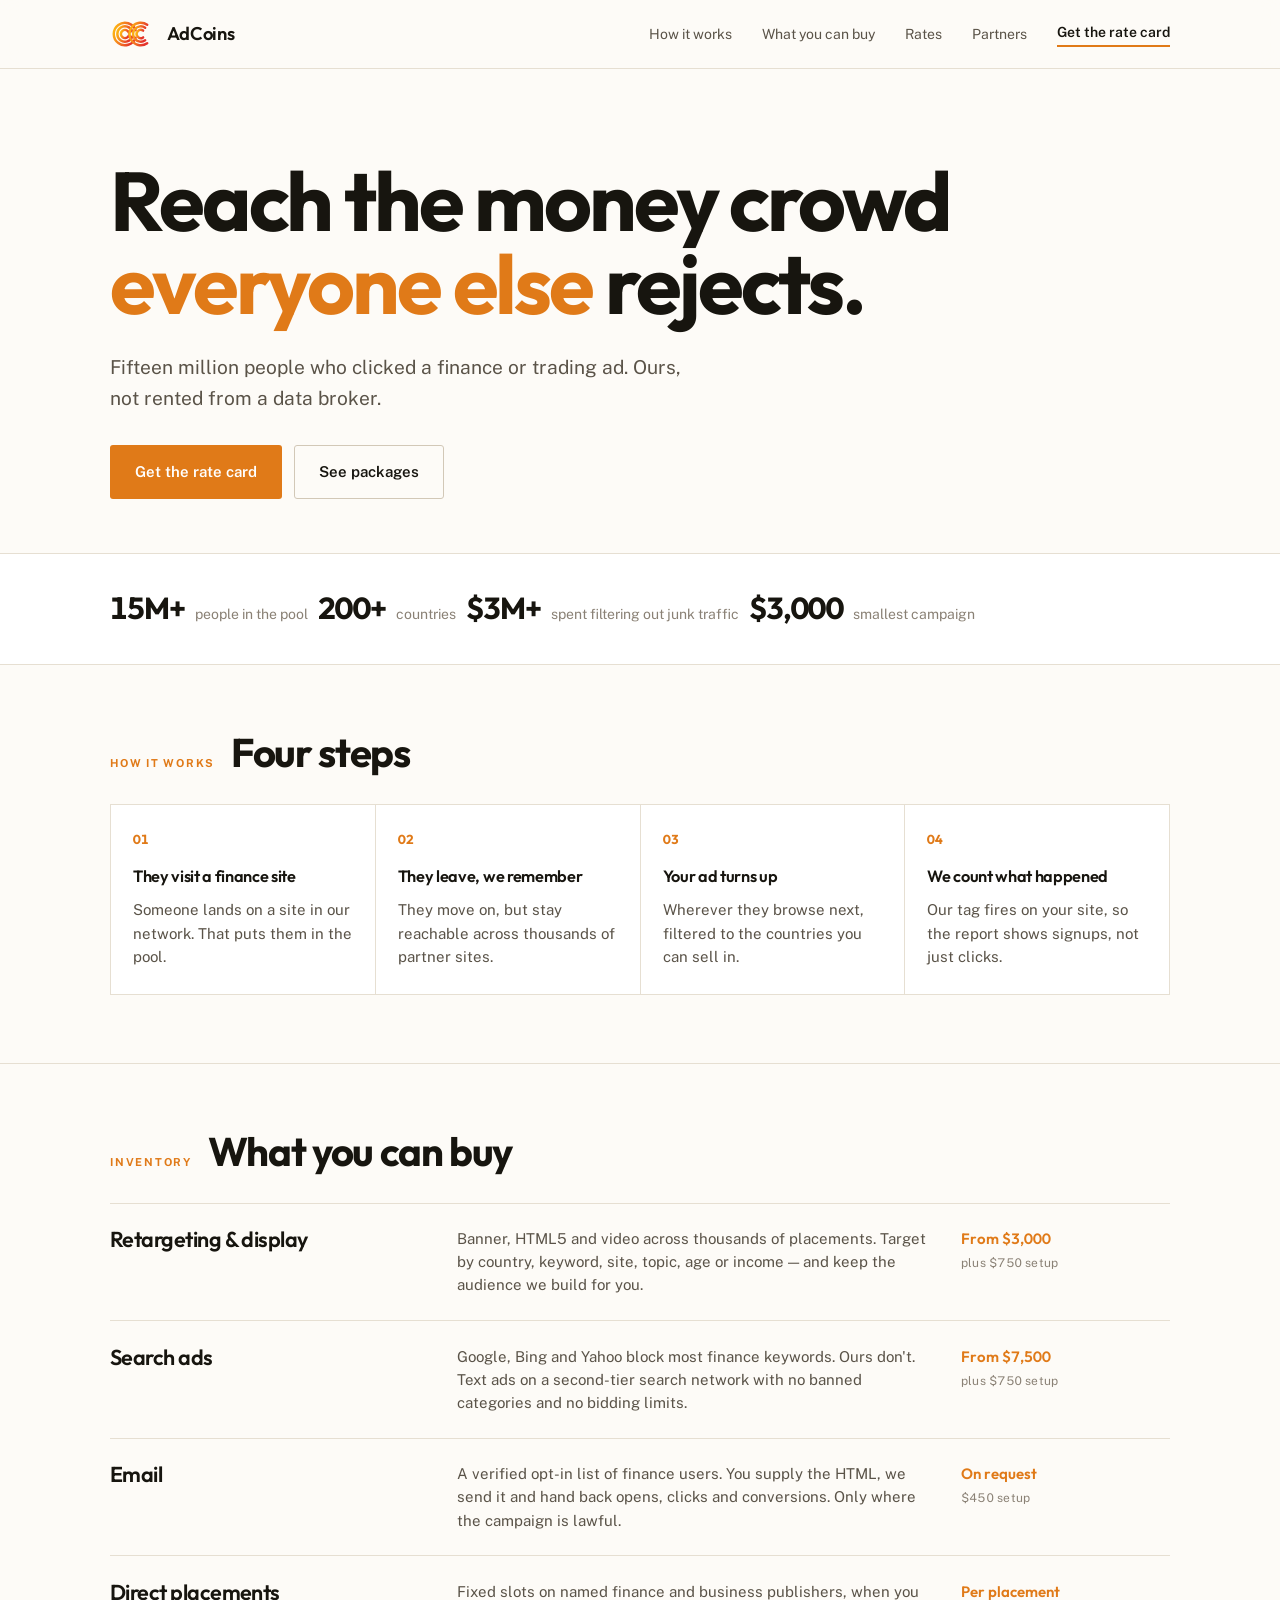
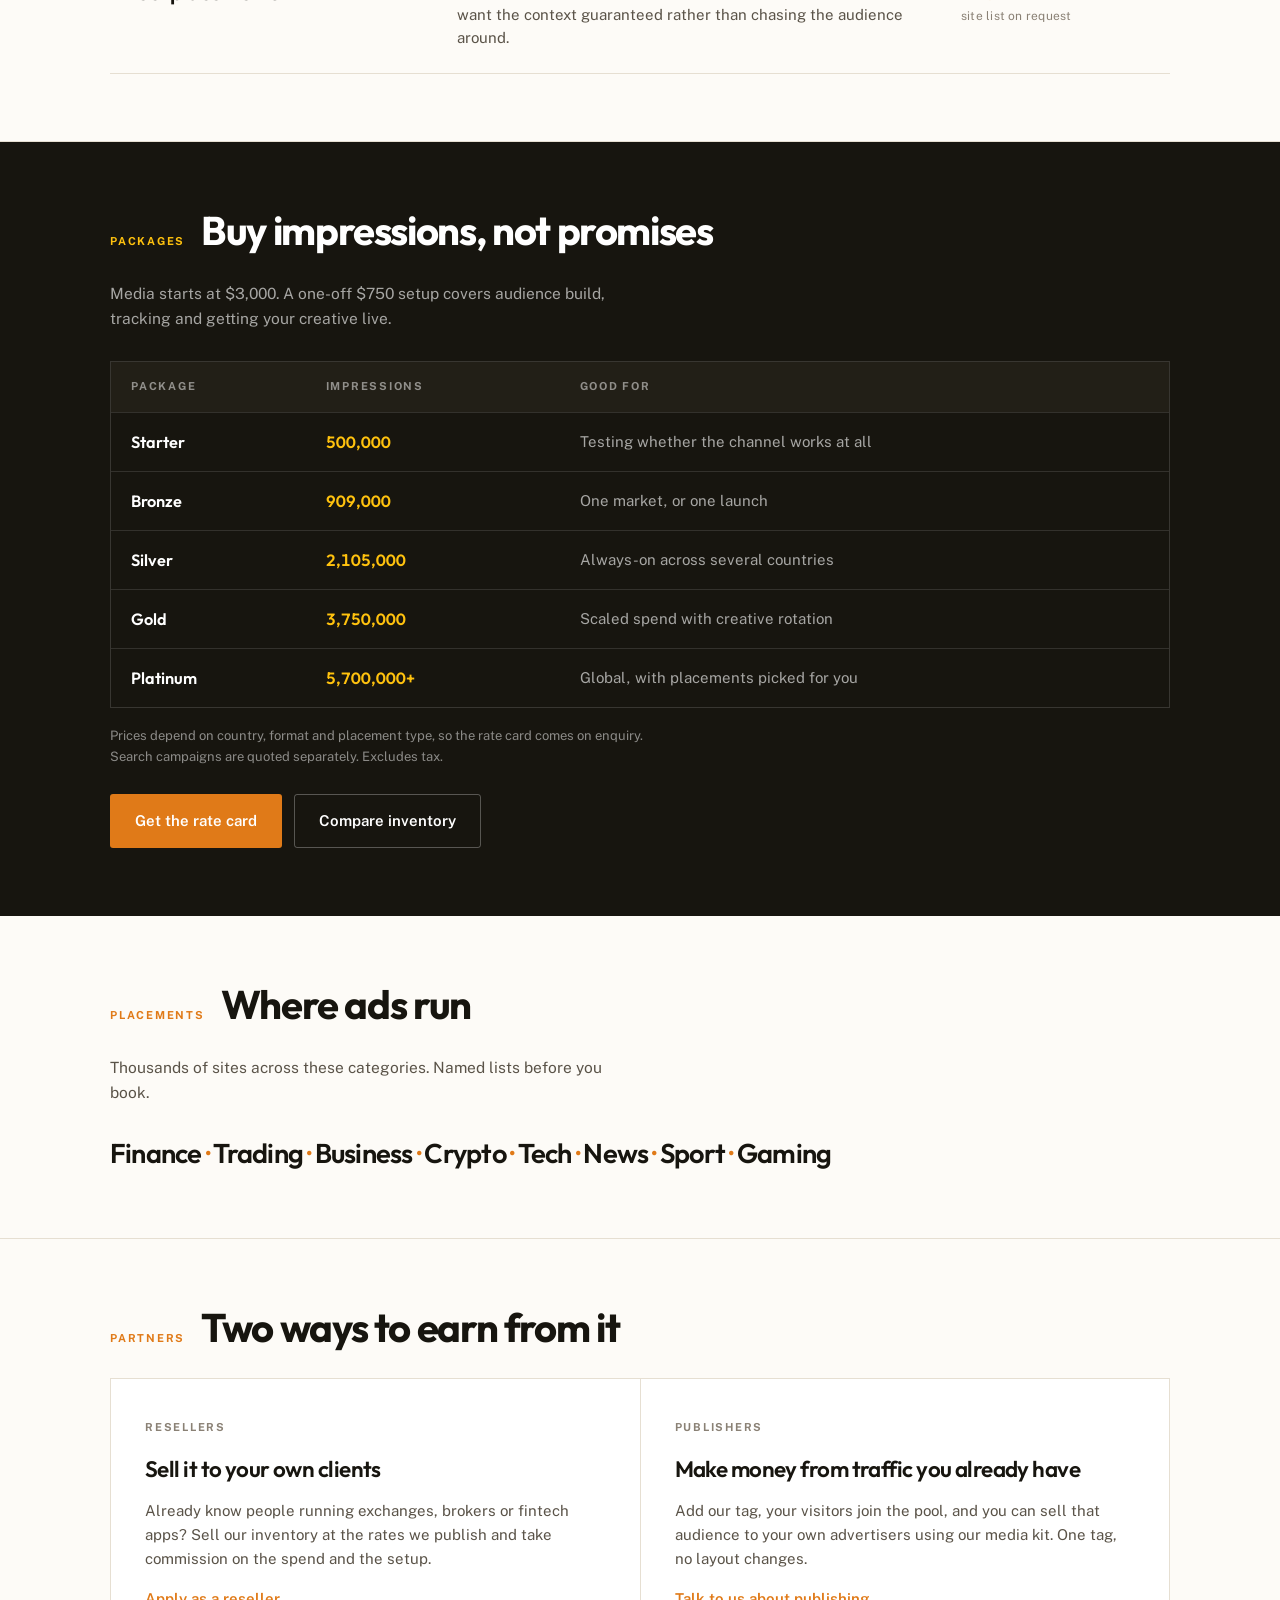
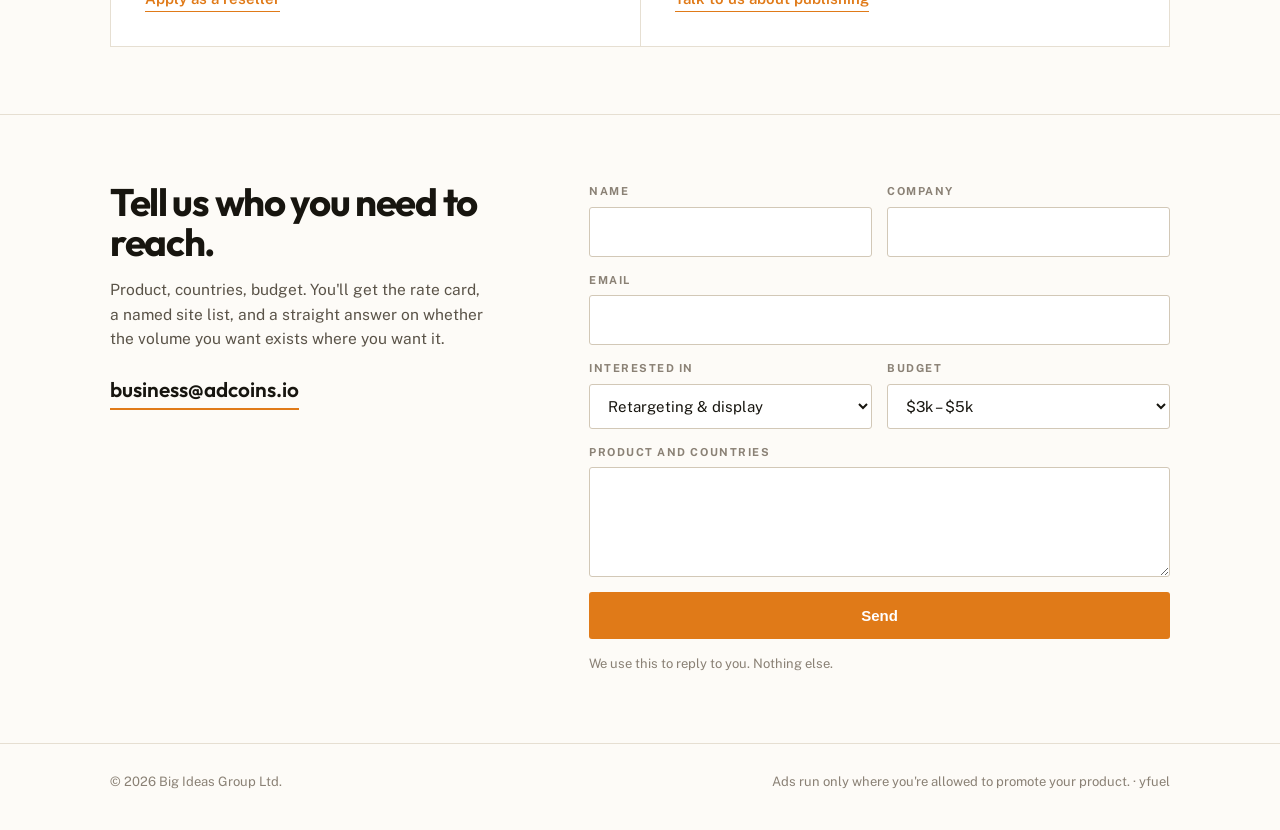
<file: index.html>
<!doctype html>
<html lang="en">
<head>
<meta charset="utf-8">
<meta name="viewport" content="width=device-width,initial-scale=1">
<title>AdCoins — Ad network for financial audiences</title>
<meta name="description" content="A private retargeting and search network for financial advertisers. 15 million verified finance and crypto users across 200+ markets, and search ads on keywords the big platforms won't sell.">
<link rel="canonical" href="https://adcoins.io/">
<meta name="theme-color" content="#FDFBF7">

<meta property="og:type" content="website">
<meta property="og:site_name" content="AdCoins">
<meta property="og:title" content="AdCoins — Ad network for financial audiences">
<meta property="og:description" content="15 million verified finance and crypto users. Retargeting, search and direct placements for advertisers the big platforms keep rejecting.">
<meta property="og:url" content="https://adcoins.io/">
<meta name="twitter:card" content="summary">

<link rel="icon" href="data:image/svg+xml,%3Csvg%20xmlns%3D%22http%3A%2F%2Fwww.w3.org%2F2000%2Fsvg%22%20viewBox%3D%220%200%2032%2032%22%3E%3Crect%20width%3D%2232%22%20height%3D%2232%22%20rx%3D%227%22%20fill%3D%22%23FDFBF7%22%2F%3E%3Cg%20fill%3D%22none%22%20stroke%3D%22%23E07A18%22%20stroke-width%3D%222.6%22%20stroke-linecap%3D%22round%22%3E%3Cpath%20d%3D%22M20.6%2021.2%20A7.5%207.5%200%201%201%2020.6%2010.8%22%2F%3E%3Cpath%20d%3D%22M16.1%2018.4%20A4%204%200%201%201%2016.1%2013.6%22%2F%3E%3C%2Fg%3E%3C%2Fsvg%3E">

<link rel="preconnect" href="https://fonts.googleapis.com">
<link rel="preconnect" href="https://fonts.gstatic.com" crossorigin>
<link href="https://fonts.googleapis.com/css2?family=Outfit:wght@500;600;700&family=Public+Sans:wght@400;500;600;700&display=swap" rel="stylesheet">
<link rel="stylesheet" href="styles.css">

<script type="application/ld+json">
{
  "@context":"https://schema.org",
  "@type":"Service",
  "name":"AdCoins",
  "url":"https://adcoins.io/",
  "description":"Advertising network for financial audiences: retargeting, search and direct placements.",
  "serviceType":"Advertising network",
  "areaServed":"Worldwide"
}
</script>
</head>

<body>
<a class="skip" href="#main">Skip to content</a>

<header class="head">
  <div class="wrap head__in">
    <a class="brand" href="/" aria-label="AdCoins — home">
      <svg class="brand__mark" viewBox="0 0 122 80" xmlns="http://www.w3.org/2000/svg" aria-hidden="true">
        <defs>
          <linearGradient id="m1" x1="0" y1="0" x2="1" y2="0.35">
            <stop offset="0" stop-color="#FFC20E"/>
            <stop offset="0.45" stop-color="#F5821F"/>
            <stop offset="1" stop-color="#E4322B"/>
          </linearGradient>
        </defs>
        <g fill="none" stroke="url(#m1)" stroke-width="6.5" stroke-linecap="round">
          <path d="M68.19 50.26 A30 30 0 1 1 68.19 29.74"/>
          <path d="M59.26 47.01 A20.5 20.5 0 1 1 59.26 32.99"/>
          <path d="M50.34 43.76 A11 11 0 1 1 50.34 36.24"/>
          <path d="M99.21 64.58 A30 30 0 1 1 99.21 15.42"/>
          <path d="M93.76 56.79 A20.5 20.5 0 1 1 93.76 23.21"/>
          <path d="M88.31 49.01 A11 11 0 1 1 88.31 30.99"/>
        </g>
      </svg>
      <span class="brand__wm">AdCoins</span>
    </a>

    <nav class="nav" aria-label="Primary">
      <a href="#how">How it works</a>
      <a href="#buy">What you can buy</a>
      <a href="#rates">Rates</a>
      <a href="#partners">Partners</a>
      <a class="go" href="#contact">Get the rate card</a>
    </nav>
  </div>
</header>

<main id="main">

  <!-- ============================ HERO ============================ -->
  <section class="hero">
    <div class="wrap hero__in">
      <h1 class="huge">Reach the money crowd <em>everyone else</em> rejects.</h1>
      <p class="hero__sub">Fifteen million people who clicked a finance or trading ad.
        Ours, not rented from a data broker.</p>
      <div class="hero__acts">
        <a class="btn btn--go" href="#contact">Get the rate card</a>
        <a class="btn btn--ghost" href="#rates">See packages</a>
      </div>
    </div>
  </section>

  <!-- ============================ SPEC STRIP ============================ -->
  <section class="spec">
    <div class="wrap spec__in num">
      <div><b>15M+</b><span>people in the pool</span></div>
      <div><b>200+</b><span>countries</span></div>
      <div><b>$3M+</b><span>spent filtering out junk traffic</span></div>
      <div><b>$3,000</b><span>smallest campaign</span></div>
    </div>
  </section>

  <!-- ============================ HOW ============================ -->
  <section class="sec" id="how">
    <div class="wrap">
      <div class="sec__head"><span class="lbl lbl--accent">How it works</span><h2>Four steps</h2></div>
      <div class="steps">
        <div class="step">
          <h3>They visit a finance site</h3>
          <p>Someone lands on a site in our network. That puts them in the pool.</p>
        </div>
        <div class="step">
          <h3>They leave, we remember</h3>
          <p>They move on, but stay reachable across thousands of partner sites.</p>
        </div>
        <div class="step">
          <h3>Your ad turns up</h3>
          <p>Wherever they browse next, filtered to the countries you can sell in.</p>
        </div>
        <div class="step">
          <h3>We count what happened</h3>
          <p>Our tag fires on your site, so the report shows signups, not just clicks.</p>
        </div>
      </div>
    </div>
  </section>

  <!-- ============================ WHAT YOU CAN BUY ============================ -->
  <section class="sec" id="buy">
    <div class="wrap">
      <div class="sec__head"><span class="lbl lbl--accent">Inventory</span><h2>What you can buy</h2></div>

      <div class="rows">
        <div class="row">
          <h3>Retargeting &amp; display</h3>
          <p>Banner, HTML5 and video across thousands of placements. Target by country,
            keyword, site, topic, age or income — and keep the audience we build for you.</p>
          <div class="min num">From $3,000<small>plus $750 setup</small></div>
        </div>

        <div class="row">
          <h3>Search ads</h3>
          <p>Google, Bing and Yahoo block most finance keywords. Ours don't. Text ads on a
            second-tier search network with no banned categories and no bidding limits.</p>
          <div class="min num">From $7,500<small>plus $750 setup</small></div>
        </div>

        <div class="row">
          <h3>Email</h3>
          <p>A verified opt-in list of finance users. You supply the HTML, we send it and
            hand back opens, clicks and conversions. Only where the campaign is lawful.</p>
          <div class="min num">On request<small>$450 setup</small></div>
        </div>

        <div class="row">
          <h3>Direct placements</h3>
          <p>Fixed slots on named finance and business publishers, when you want the context
            guaranteed rather than chasing the audience around.</p>
          <div class="min num">Per placement<small>site list on request</small></div>
        </div>
      </div>
    </div>
  </section>

  <!-- ============================ RATE CARD ============================ -->
  <section class="sec band" id="rates">
    <div class="wrap">
      <div class="sec__head"><span class="lbl">Packages</span><h2>Buy impressions, not promises</h2></div>
      <p class="sec__note">Media starts at $3,000. A one-off $750 setup covers audience
        build, tracking and getting your creative live.</p>

      <div class="table-scroll">
        <table>
          <caption class="sr">AdCoins impression packages</caption>
          <thead>
            <tr>
              <th scope="col">Package</th>
              <th scope="col">Impressions</th>
              <th scope="col">Good for</th>
            </tr>
          </thead>
          <tbody>
            <tr><td>Starter</td><td class="imp">500,000</td><td class="small">Testing whether the channel works at all</td></tr>
            <tr><td>Bronze</td><td class="imp">909,000</td><td class="small">One market, or one launch</td></tr>
            <tr><td>Silver</td><td class="imp">2,105,000</td><td class="small">Always-on across several countries</td></tr>
            <tr><td>Gold</td><td class="imp">3,750,000</td><td class="small">Scaled spend with creative rotation</td></tr>
            <tr><td>Platinum</td><td class="imp">5,700,000+</td><td class="small">Global, with placements picked for you</td></tr>
          </tbody>
        </table>
      </div>

      <p class="fineprint">Prices depend on country, format and placement type, so the rate
        card comes on enquiry. Search campaigns are quoted separately. Excludes tax.</p>

      <div class="hero__acts" style="margin-top:26px">
        <a class="btn btn--go" href="#contact">Get the rate card</a>
        <a class="btn btn--ghost" href="#buy">Compare inventory</a>
      </div>
    </div>
  </section>

  <!-- ============================ PLACEMENTS ============================ -->
  <section class="sec">
    <div class="wrap">
      <div class="sec__head"><span class="lbl lbl--accent">Placements</span><h2>Where ads run</h2></div>
      <p class="sec__note">Thousands of sites across these categories. Named lists before you book.</p>
      <ul class="plain">
        <li>Finance</li>
        <li>Trading</li>
        <li>Business</li>
        <li>Crypto</li>
        <li>Tech</li>
        <li>News</li>
        <li>Sport</li>
        <li>Gaming</li>
      </ul>
    </div>
  </section>

  <!-- ============================ PARTNERS ============================ -->
  <section class="sec" id="partners">
    <div class="wrap">
      <div class="sec__head"><span class="lbl lbl--accent">Partners</span><h2>Two ways to earn from it</h2></div>

      <div class="two">
        <div>
          <span class="lbl">Resellers</span>
          <h3>Sell it to your own clients</h3>
          <p>Already know people running exchanges, brokers or fintech apps? Sell our
            inventory at the rates we publish and take commission on the spend and the setup.</p>
          <a href="#contact">Apply as a reseller</a>
        </div>
        <div>
          <span class="lbl">Publishers</span>
          <h3>Make money from traffic you already have</h3>
          <p>Add our tag, your visitors join the pool, and you can sell that audience to your
            own advertisers using our media kit. One tag, no layout changes.</p>
          <a href="#contact">Talk to us about publishing</a>
        </div>
      </div>
    </div>
  </section>

  <!-- ============================ CONTACT ============================ -->
  <section class="sec" id="contact">
    <div class="wrap contact">
      <div>
        <h2>Tell us who you need to reach.</h2>
        <p class="contact__note">Product, countries, budget. You'll get the rate card, a
          named site list, and a straight answer on whether the volume you want exists
          where you want it.</p>
        <a class="mailto" href="mailto:business@adcoins.io">business@adcoins.io</a>
      </div>

      <form class="form" data-contact data-mailto="business@adcoins.io" data-subject="AdCoins campaign enquiry">
        <div class="field--row">
          <div class="field">
            <label for="name">Name</label>
            <input id="name" name="name" type="text" autocomplete="name" required>
          </div>
          <div class="field">
            <label for="company">Company</label>
            <input id="company" name="company" type="text" autocomplete="organization" required>
          </div>
        </div>
        <div class="field">
          <label for="email">Email</label>
          <input id="email" name="email" type="email" autocomplete="email" required>
        </div>
        <div class="field--row">
          <div class="field">
            <label for="interest">Interested in</label>
            <select id="interest" name="interest">
              <option>Retargeting &amp; display</option>
              <option>Search ads</option>
              <option>Email</option>
              <option>Direct placements</option>
              <option>Reselling</option>
              <option>Publishing</option>
            </select>
          </div>
          <div class="field">
            <label for="budget">Budget</label>
            <select id="budget" name="budget">
              <option>$3k – $5k</option>
              <option>$5k – $10k</option>
              <option>$10k – $25k</option>
              <option>$25k – $50k</option>
              <option>$50k+</option>
              <option>Not sure yet</option>
            </select>
          </div>
        </div>
        <div class="field">
          <label for="message">Product and countries</label>
          <textarea id="message" name="message" required></textarea>
        </div>
        <input type="text" name="_gotcha" tabindex="-1" autocomplete="off" class="sr" aria-hidden="true">
        <button class="btn btn--go" type="submit" style="justify-content:center">Send</button>
        <p class="form__status" role="status"></p>
        <p class="form__note">We use this to reply to you. Nothing else.</p>
      </form>
    </div>
  </section>

</main>

<footer class="wrap foot">
  <span>&copy; <span data-year>2026</span> Big Ideas Group Ltd.</span>
  <span>Ads run only where you're allowed to promote your product. ·
    <a href="https://www.yfuel.io/">yfuel</a></span>
</footer>

<script src="site.js" defer></script>
</body>
</html>
</file>
<file: styles.css>
/* ==========================================================================
   AdCoins — hand-written, standalone. build.js does not touch this.
   A rate card, not a brochure: warm paper, hairline rules, numbers in
   tabular figures, and one dark band under the pricing.
   Palette from the logo's yellow→orange→red ramp, taken at the orange.
   ========================================================================== */

:root{
  --paper:#FDFBF7;
  --card:#FFFFFF;
  --band:#17150F;
  --band-2:#221F17;

  --ink:#17150F;
  --dim:#5A5348;
  --faint:#8A8175;
  --line:#E6DFD2;
  --line-2:#D2C8B7;

  --accent:#E07A18;
  --accent-hi:#C4670F;
  --accent-soft:#FDF1DF;
  --hot:#FFC20E;

  --display:"Outfit",system-ui,-apple-system,sans-serif;
  --body:"Public Sans",system-ui,-apple-system,"Segoe UI",sans-serif;

  --gut:clamp(20px,5vw,60px);
  --maxw:1180px;
}

*,*::before,*::after{box-sizing:border-box}
html{-webkit-text-size-adjust:100%;scroll-behavior:smooth}
@media (prefers-reduced-motion:reduce){html{scroll-behavior:auto}}

body{
  margin:0;background:var(--paper);color:var(--ink);
  font-family:var(--body);font-size:clamp(15.5px,1vw,17px);line-height:1.6;
  -webkit-font-smoothing:antialiased;
}
h1,h2,h3,p{margin:0}
ul{margin:0;padding:0;list-style:none}
a{color:inherit;text-decoration:none}
svg{display:block}
::selection{background:var(--accent);color:#fff}
:focus-visible{outline:2px solid var(--accent);outline-offset:3px}

.wrap{width:100%;max-width:var(--maxw);margin-inline:auto;padding-inline:var(--gut)}
.num{font-variant-numeric:tabular-nums;font-feature-settings:"tnum" 1}
.lbl{font-size:.6875rem;font-weight:700;letter-spacing:.16em;text-transform:uppercase;color:var(--faint)}
.lbl--accent{color:var(--accent)}
.sr{position:absolute;width:1px;height:1px;overflow:hidden;clip:rect(0 0 0 0);white-space:nowrap}
.skip{position:absolute;left:-9999px;background:var(--accent);color:#fff;padding:12px 18px;z-index:100}
.skip:focus{left:0}

/* --- header ------------------------------------------------------------- */
.head{position:sticky;top:0;z-index:40;background:rgba(253,251,247,.9);
  backdrop-filter:blur(12px);border-bottom:1px solid var(--line)}
.head__in{display:flex;align-items:center;justify-content:space-between;gap:20px;height:68px}
.brand{display:flex;align-items:center;gap:11px}
.brand__mark{height:30px;width:auto;flex:none}
.brand__wm{font-family:var(--display);font-weight:600;font-size:1.15rem;letter-spacing:-.02em}
.nav{display:flex;align-items:center;gap:clamp(16px,2.4vw,30px)}
.nav a{font-size:.875rem;color:var(--dim);transition:color .16s ease}
.nav a:hover{color:var(--accent)}
.nav .go{font-weight:600;color:var(--ink);border-bottom:2px solid var(--accent);padding-bottom:2px}
.nav .go:hover{color:var(--accent)}
@media (max-width:760px){.nav a:not(.go){display:none}}

/* --- hero --------------------------------------------------------------- */
.hero{border-bottom:1px solid var(--line)}
.hero__in{padding-block:clamp(56px,10vh,116px) clamp(40px,6vh,72px);
  display:flex;flex-direction:column;gap:clamp(20px,3vh,30px)}
.huge{font-family:var(--display);font-weight:700;
  font-size:clamp(2.2rem,6.6vw,5.2rem);line-height:1;letter-spacing:-.038em;
  max-width:16ch;text-wrap:balance}
.huge em{font-style:normal;color:var(--accent)}
.hero__sub{max-width:50ch;color:var(--dim);font-size:clamp(1.05rem,1.5vw,1.25rem)}
.hero__acts{display:flex;flex-wrap:wrap;gap:12px;margin-top:4px}

/* --- spec strip: numbers as a line of type, not tiles ------------------- */
.spec{border-bottom:1px solid var(--line);background:var(--card)}
.spec__in{display:flex;flex-wrap:wrap;gap:clamp(20px,4vw,56px);
  padding-block:clamp(22px,3.4vh,34px);align-items:baseline}
.spec div{display:flex;align-items:baseline;gap:10px}
.spec b{font-family:var(--display);font-weight:700;font-size:clamp(1.3rem,2.4vw,1.9rem);
  letter-spacing:-.03em;color:var(--ink)}
.spec span{font-size:.875rem;color:var(--faint)}

/* --- sections ----------------------------------------------------------- */
.sec{padding-block:clamp(48px,7.5vh,100px);border-bottom:1px solid var(--line)}
.sec__head{display:flex;align-items:baseline;gap:16px;flex-wrap:wrap;margin-bottom:clamp(22px,3.4vh,38px)}
.sec__head h2{font-family:var(--display);font-weight:700;
  font-size:clamp(1.5rem,3.4vw,2.5rem);letter-spacing:-.034em;line-height:1.02}
.sec__note{color:var(--dim);max-width:56ch;margin-bottom:clamp(22px,3.4vh,36px)}

/* --- buttons ------------------------------------------------------------ */
.btn{display:inline-flex;align-items:center;gap:9px;padding:14px 24px;border-radius:3px;
  font-size:.9375rem;font-weight:600;cursor:pointer;border:1px solid transparent;
  transition:background .16s ease,color .16s ease,border-color .16s ease}
.btn--go{background:var(--accent);color:#fff}
.btn--go:hover{background:var(--accent-hi)}
.btn--ghost{border-color:var(--line-2);color:var(--ink)}
.btn--ghost:hover{border-color:var(--accent);color:var(--accent)}
.band .btn--ghost{border-color:rgba(255,255,255,.28);color:#fff}
.band .btn--ghost:hover{border-color:var(--hot);color:var(--hot)}

/* --- numbered steps: a real sequence ------------------------------------ */
.steps{counter-reset:s;display:grid;grid-template-columns:repeat(4,minmax(0,1fr));
  gap:1px;background:var(--line);border:1px solid var(--line)}
@media (max-width:900px){.steps{grid-template-columns:repeat(2,minmax(0,1fr))}}
@media (max-width:520px){.steps{grid-template-columns:1fr}}
.step{background:var(--card);padding:24px 22px 26px;counter-increment:s}
.step::before{content:counter(s,decimal-leading-zero);font-family:var(--display);
  font-weight:700;font-size:.8125rem;color:var(--accent);display:block;margin-bottom:14px;
  font-variant-numeric:tabular-nums}
.step h3{font-family:var(--display);font-weight:600;font-size:1.02rem;letter-spacing:-.02em}
.step p{margin-top:9px;color:var(--dim);font-size:.9375rem;line-height:1.55}

/* --- hairline product rows ---------------------------------------------- */
.rows{border-top:1px solid var(--line)}
.row{display:grid;grid-template-columns:minmax(0,6fr) minmax(0,9fr) minmax(0,4fr);
  gap:clamp(12px,2.6vw,36px);align-items:start;
  padding-block:clamp(18px,2.6vh,28px);border-bottom:1px solid var(--line);
  transition:background .18s ease}
.row:hover{background:var(--card)}
.row h3{font-family:var(--display);font-weight:600;
  font-size:clamp(1.05rem,1.9vw,1.35rem);letter-spacing:-.025em;line-height:1.2}
.row p{color:var(--dim);font-size:.9375rem;line-height:1.55}
.row .min{font-family:var(--display);font-weight:600;font-size:.9375rem;
  color:var(--accent);white-space:nowrap;font-variant-numeric:tabular-nums}
.row .min small{display:block;font-family:var(--body);font-weight:400;
  font-size:.75rem;color:var(--faint);letter-spacing:.02em;margin-top:3px}
@media (max-width:820px){
  .row{grid-template-columns:1fr;gap:8px}
  .row .min{margin-top:6px}
}

/* --- the rate card: dark band, the centrepiece -------------------------- */
.band{background:var(--band);color:#fff;border-bottom:1px solid var(--band)}
.band .sec__head h2{color:#fff}
.band .sec__note{color:rgba(255,255,255,.62)}
.band .lbl{color:var(--hot)}
.table-scroll{overflow-x:auto;-webkit-overflow-scrolling:touch;
  border:1px solid rgba(255,255,255,.14)}
table{width:100%;border-collapse:collapse;min-width:560px;font-variant-numeric:tabular-nums}
caption{text-align:left;padding:0 0 14px;color:rgba(255,255,255,.55);font-size:.8125rem}
th,td{text-align:left;padding:16px 20px;border-bottom:1px solid rgba(255,255,255,.12)}
thead th{font-size:.6875rem;letter-spacing:.16em;text-transform:uppercase;
  color:rgba(255,255,255,.5);font-weight:700;background:var(--band-2)}
tbody tr:last-child td{border-bottom:0}
tbody tr:hover{background:rgba(255,255,255,.04)}
td:first-child{font-family:var(--display);font-weight:600;font-size:1.02rem}
td.imp{font-family:var(--display);font-weight:600;color:var(--hot);font-size:1.02rem}
td.small{color:rgba(255,255,255,.62);font-size:.9375rem}
.band .fineprint{margin-top:18px;color:rgba(255,255,255,.5);font-size:.8125rem;max-width:70ch}

/* --- plain wrapped list ------------------------------------------------- */
.plain{display:flex;flex-wrap:wrap;gap:6px 0;font-family:var(--display);
  font-weight:600;font-size:clamp(1.05rem,2.3vw,1.7rem);letter-spacing:-.028em;line-height:1.3}
.plain li:not(:last-child)::after{content:"\00a0·\00a0";color:var(--accent)}

/* --- two-up partner blocks ---------------------------------------------- */
.two{display:grid;grid-template-columns:repeat(2,minmax(0,1fr));gap:1px;
  background:var(--line);border:1px solid var(--line)}
@media (max-width:760px){.two{grid-template-columns:1fr}}
.two > div{background:var(--card);padding:clamp(24px,3vw,34px)}
.two h3{font-family:var(--display);font-weight:600;
  font-size:clamp(1.1rem,2vw,1.4rem);letter-spacing:-.025em;margin-top:14px}
.two p{margin-top:11px;color:var(--dim);font-size:.9375rem}
.two a{display:inline-block;margin-top:16px;font-weight:600;color:var(--accent);
  border-bottom:1px solid currentColor;font-size:.9375rem}

/* --- contact ------------------------------------------------------------ */
.contact{display:grid;grid-template-columns:minmax(0,5fr) minmax(0,7fr);
  gap:clamp(28px,5vw,68px);align-items:start}
@media (max-width:820px){.contact{grid-template-columns:1fr}}
.contact h2{font-family:var(--display);font-weight:700;
  font-size:clamp(1.6rem,3.4vw,2.4rem);letter-spacing:-.034em;line-height:1.04;max-width:15ch}
.contact__note{color:var(--dim);margin-top:14px;max-width:42ch}
.mailto{display:inline-block;margin-top:22px;font-family:var(--display);font-weight:600;
  font-size:clamp(1.05rem,2vw,1.3rem);border-bottom:2px solid var(--accent);padding-bottom:2px}
.mailto:hover{color:var(--accent)}
.form{display:grid;gap:15px}
.field{display:grid;gap:6px}
.field label{font-size:.6875rem;font-weight:700;letter-spacing:.14em;text-transform:uppercase;color:var(--faint)}
.field input,.field textarea,.field select{width:100%;font:inherit;font-size:.9375rem;
  color:var(--ink);background:var(--card);border:1px solid var(--line-2);border-radius:3px;
  padding:12px 14px;transition:border-color .16s ease}
.field textarea{min-height:110px;resize:vertical}
.field input:focus,.field textarea:focus,.field select:focus{outline:0;border-color:var(--accent)}
.field--row{display:grid;grid-template-columns:1fr 1fr;gap:15px}
@media (max-width:560px){.field--row{grid-template-columns:1fr}}
.form__note{font-size:.8125rem;color:var(--faint)}
.form__status{font-size:.9375rem;padding:12px 14px;border-radius:3px;display:none}
.form__status.is-ok{display:block;background:var(--accent-soft);color:var(--accent-hi)}
.form__status.is-err{display:block;background:#FDECEC;color:#96201F}

/* --- footer ------------------------------------------------------------- */
.foot{padding-block:28px 38px;display:flex;flex-wrap:wrap;gap:12px 28px;
  justify-content:space-between;align-items:center;color:var(--faint);font-size:.8125rem}
.foot a:hover{color:var(--accent)}
</file>
